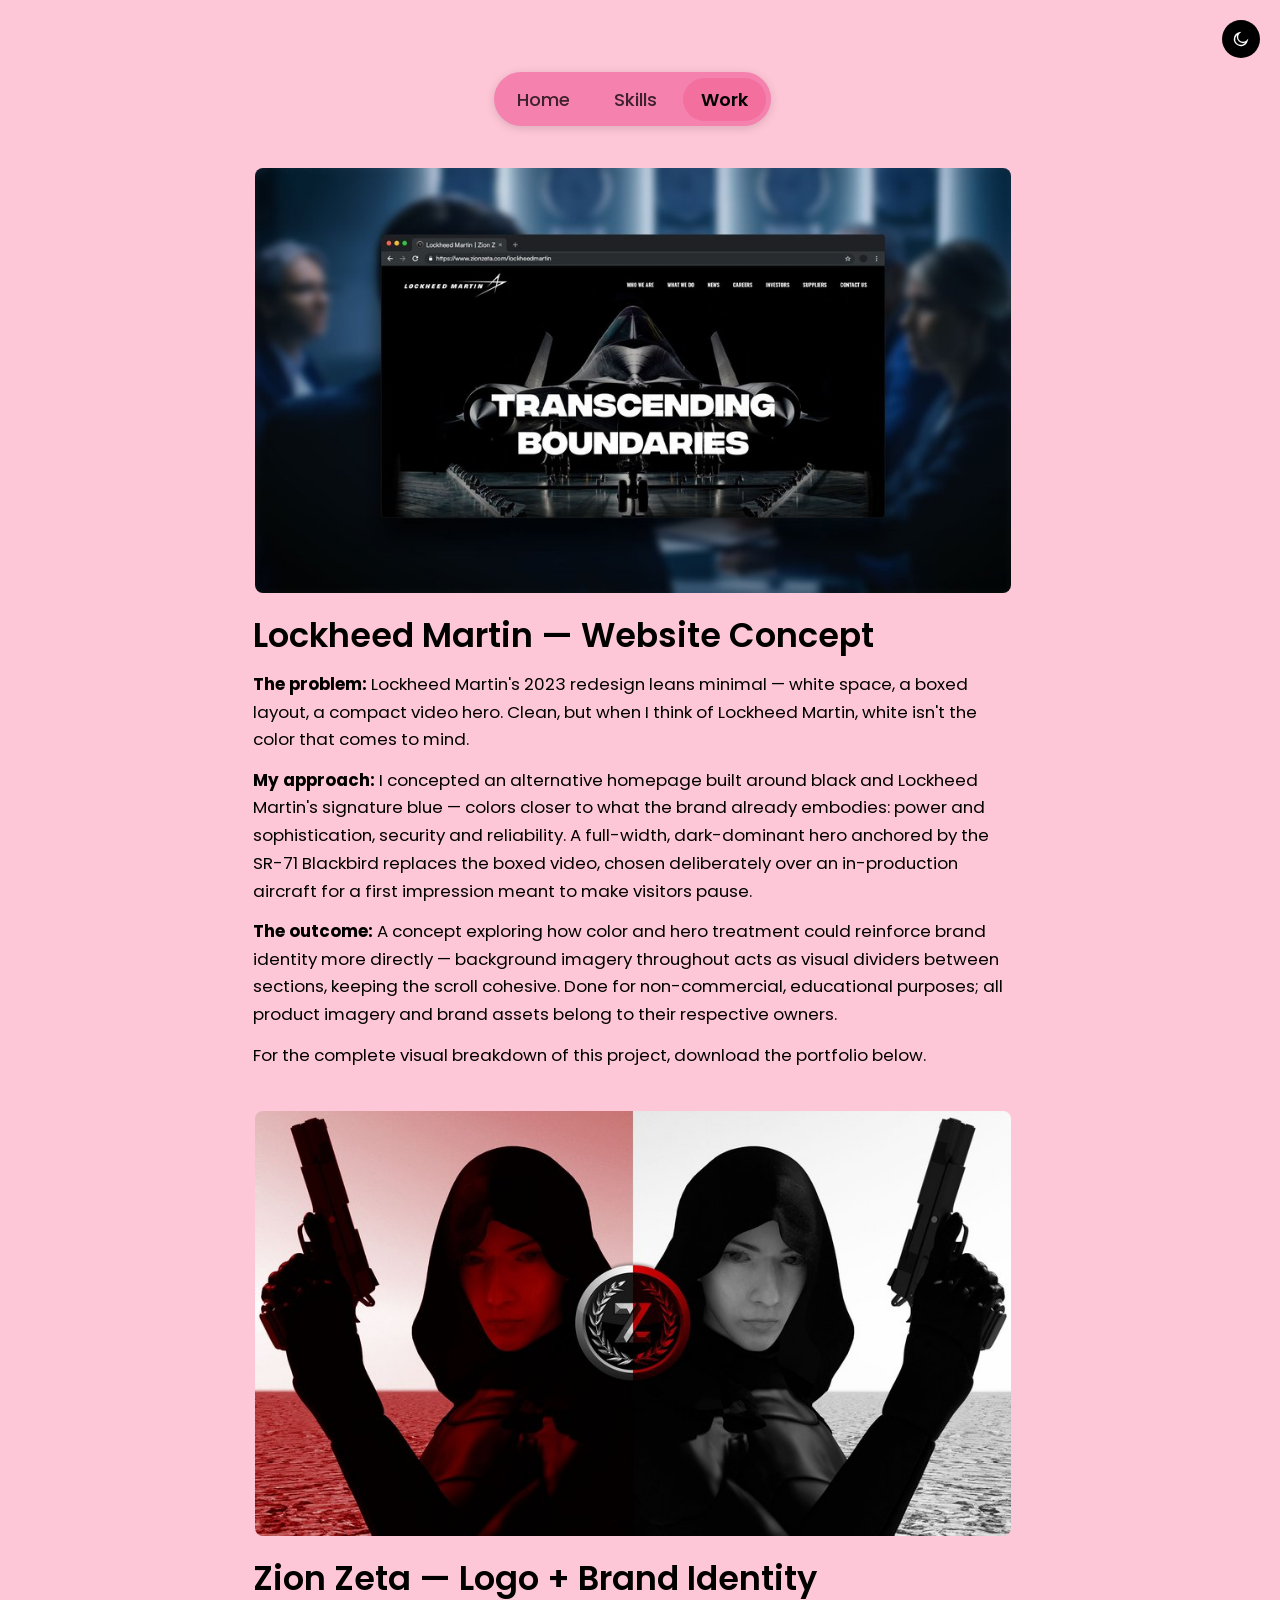
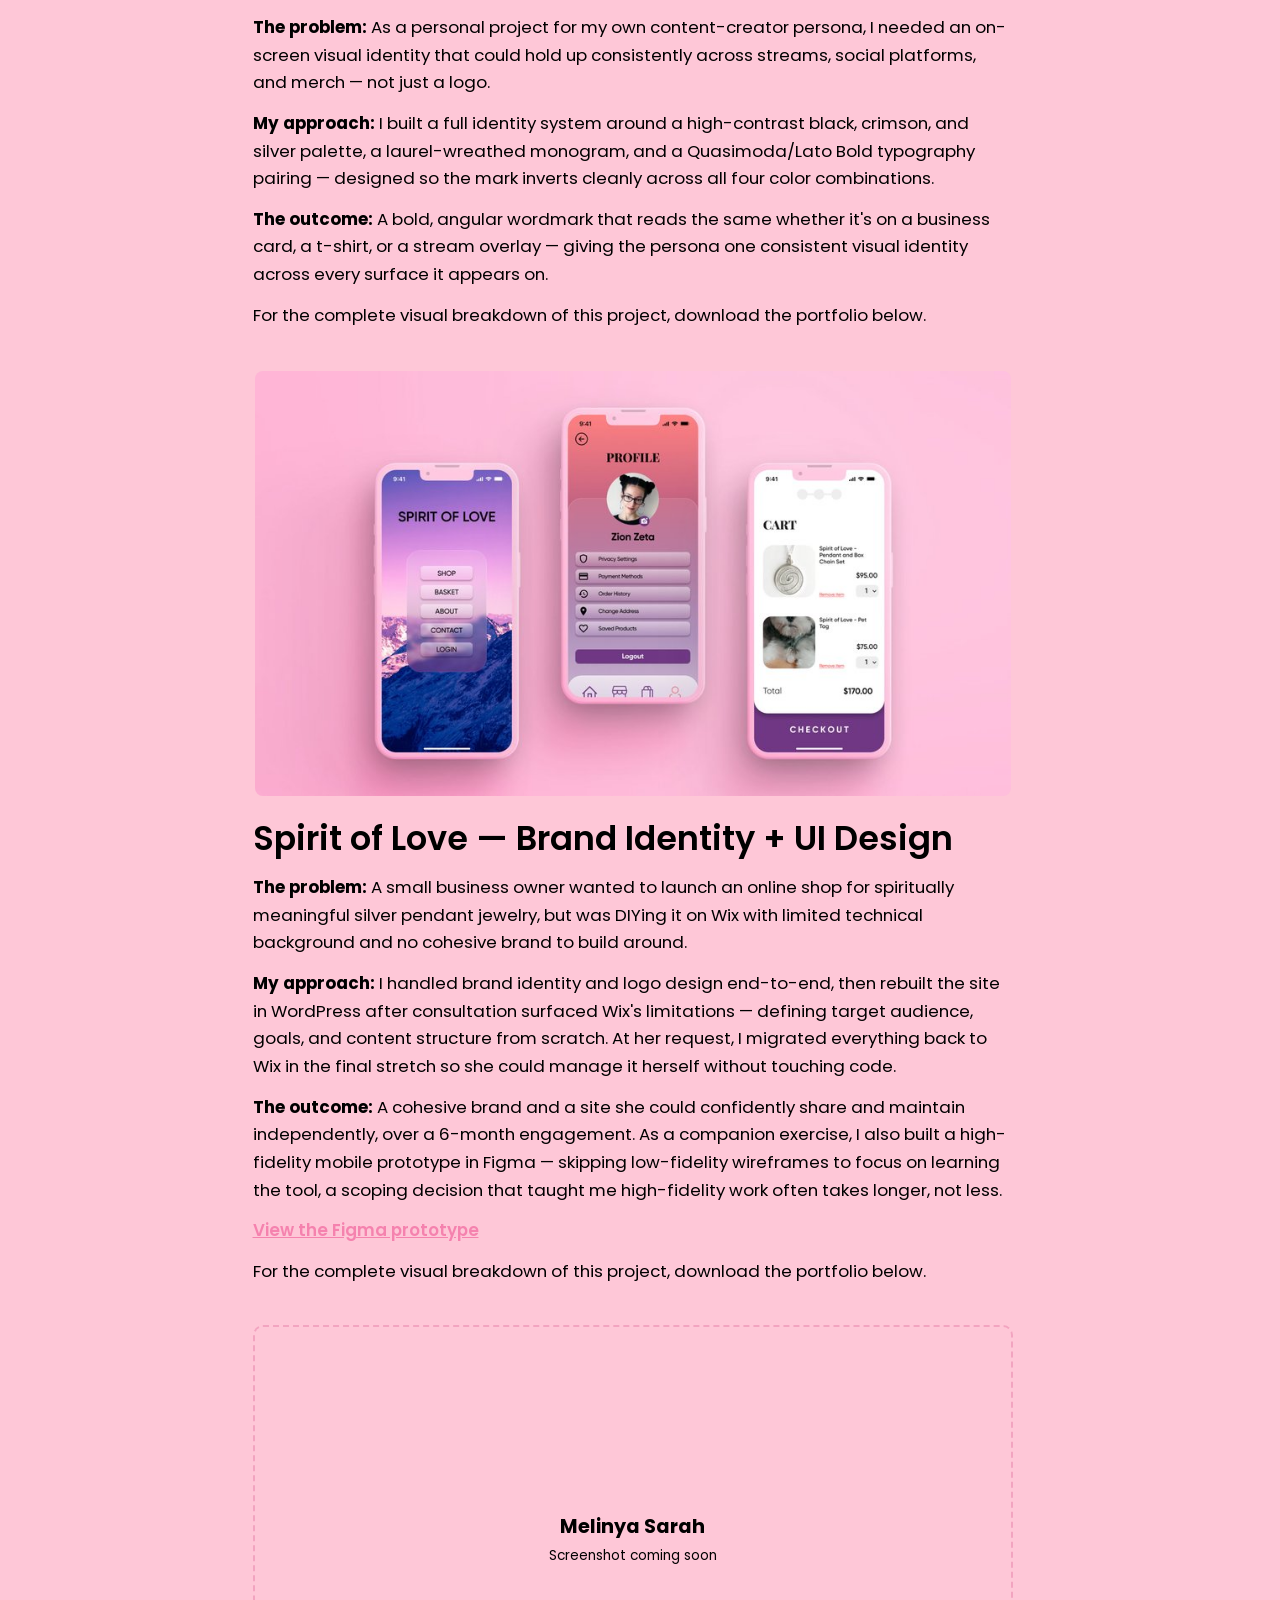
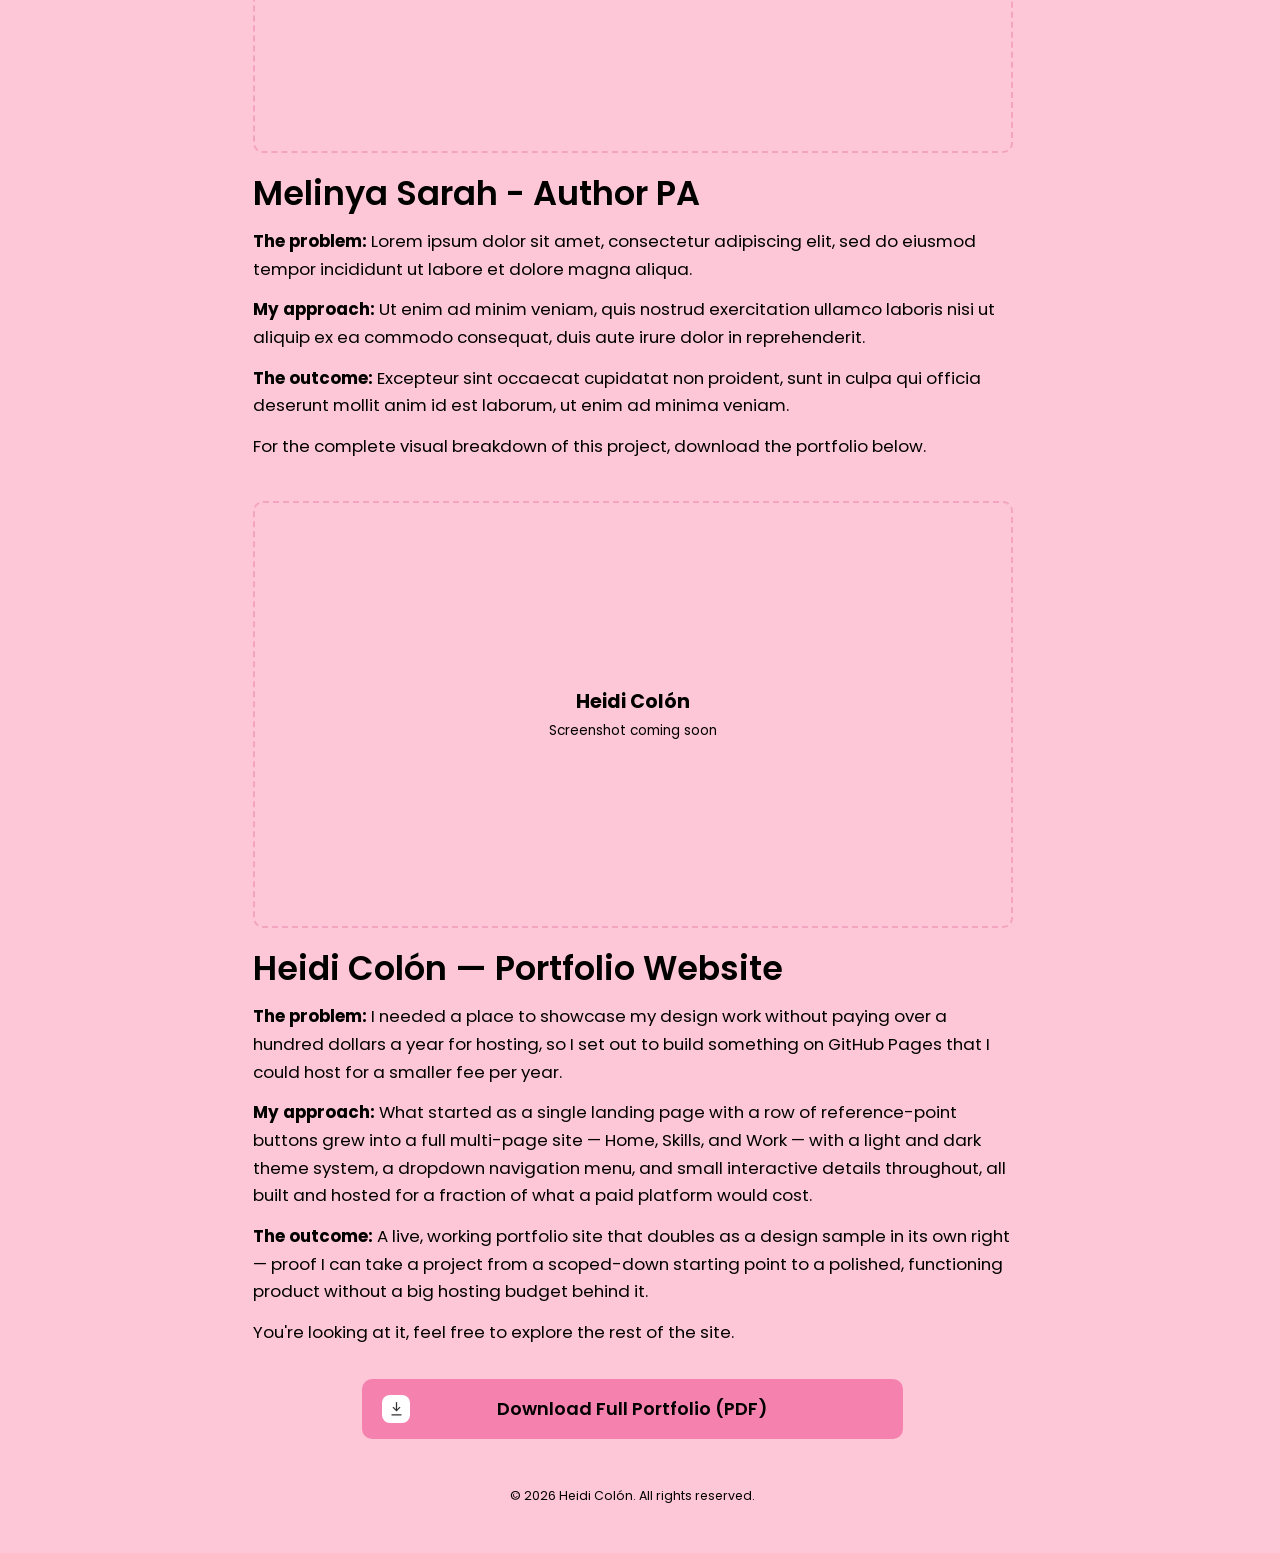
<file: work.html>
<!DOCTYPE html>
<html lang="en">
<head>
<meta charset="UTF-8">
<meta name="viewport" content="width=device-width, initial-scale=1.0">
<title>Heidi Colón — Work</title>
<link rel="preconnect" href="https://fonts.googleapis.com">
<link rel="preconnect" href="https://fonts.gstatic.com" crossorigin>
<link href="https://fonts.googleapis.com/css2?family=Poppins:wght@400;500;600;700&display=swap" rel="stylesheet">
<link rel="stylesheet" href="style.css">
</head>
<body>

<button class="theme-toggle" id="themeToggle" aria-label="Toggle light and dark mode">
  <svg class="icon-sun" viewBox="0 0 24 24" fill="none" stroke="currentColor" stroke-width="1.8"><circle cx="12" cy="12" r="4.5"/><path d="M12 2.5v2M12 19.5v2M4.2 4.2l1.4 1.4M18.4 18.4l1.4 1.4M2.5 12h2M19.5 12h2M4.2 19.8l1.4-1.4M18.4 5.6l1.4-1.4"/></svg>
  <svg class="icon-moon" viewBox="0 0 24 24" fill="none" stroke="currentColor" stroke-width="1.8"><path d="M20 14.5A8.5 8.5 0 1 1 9.5 4a6.8 6.8 0 0 0 10.5 10.5z"/></svg>
</button>

<main class="page">
  <nav class="site-nav">
    <button class="nav-toggle" id="navToggle" aria-label="Toggle menu" aria-expanded="false">
      <svg class="icon-menu" viewBox="0 0 24 24" fill="none" stroke="currentColor" stroke-width="2"><line x1="3" y1="6" x2="21" y2="6"/><line x1="3" y1="12" x2="21" y2="12"/><line x1="3" y1="18" x2="21" y2="18"/></svg>
      <svg class="icon-close" viewBox="0 0 24 24" fill="none" stroke="currentColor" stroke-width="2"><line x1="6" y1="6" x2="18" y2="18"/><line x1="6" y1="18" x2="18" y2="6"/></svg>
    </button>
    <div class="nav-links" id="navLinks">
      <a href="index.html" class="nav-link">Home</a>
      <a href="skills.html" class="nav-link">Skills</a>
      <a href="work.html" class="nav-link active">Work</a>
    </div>
  </nav>

  <div class="work-section work-dark">
    <h2 class="skill-group-title">Brands I Previously Worked With:</h2>
    <p class="brand-subtitle">Partnerships, sponsorships, and charity streams.</p>
    <div class="brand-grid">
      <img src="images/brands/01-warframe.jpg" width="730" height="330" alt="Warframe logo over character artwork">
      <img src="images/brands/02-qtcc.jpg" width="729" height="327" alt="Quest to Conquer Cancer, presented by AMD, with The Princess Margaret Cancer Foundation">
      <img src="images/brands/03-oodie.jpg" width="730" height="330" alt="The Oodie logo over models wearing wearable hoodie blankets">
      <img src="images/brands/04-g4g.jpg" width="729" height="327" alt="Gamers Outreach logo, Helping Others Level Up">
      <img src="images/brands/05-thefirstdescendant.jpg" width="730" height="330" alt="The First Descendant logo over character artwork">
      <img src="images/brands/06-epicgames.jpg" width="729" height="327" alt="Epic Games partner code ZIONZETA">
      <img src="images/brands/07-bungie.jpg" width="730" height="330" alt="Bungie logo over Destiny character artwork">
    </div>

    <div class="glitch-divider" aria-hidden="true"></div>
    <h2 class="skill-group-title section-title">On Stream</h2>

    <h3 class="clip-title">Quest to Conquer Cancer</h3>
    <p class="brand-subtitle">Warframe charity stream supporting The Princess Margaret Cancer Foundation, October 2021. I was raided by Warframe's official channel and was joined by Digital Extremes' [DE]Zach for the first hour. We raised a total of $1,200 thanks to my Twitch community.</p>
    <div class="video-grid">
      <figure class="video-tile">
        <video controls preload="none" playsinline width="1280" height="720" poster="videos/warframe/01-qtcc.jpg">
          <source src="videos/warframe/01-qtcc.mp4" type="video/mp4">
          Your browser doesn't support embedded video.
        </video>
      </figure>
    </div>

    <h3 class="clip-title">Gamers For Giving</h3>
    <p class="brand-subtitle">Standalone charity stream supporting Gamers Outreach, March 2022. We raised a total of $500 thanks to my Twitch community.</p>
    <div class="video-grid">
      <figure class="video-tile">
        <video controls preload="none" playsinline width="1280" height="720" poster="videos/misc/01-gfg2022.jpg">
          <source src="videos/misc/01-gfg2022.mp4" type="video/mp4">
          Your browser doesn't support embedded video.
        </video>
      </figure>
    </div>

    <h3 class="clip-title">Featured by Bungie</h3>
    <p class="brand-subtitle">Clip featured in Bungie's Destiny 2 Trials of Osiris map-voting email, November 2022. Cauldron won the vote. <a href="https://www.bungie.net/7/en/News/article/51936" target="_blank" rel="noopener">Read Bungie's announcement</a>.</p>
    <div class="video-grid">
      <figure class="video-tile">
        <video controls preload="none" playsinline width="1280" height="720" poster="videos/bungie/01-cauldron-map.jpg">
          <source src="videos/bungie/01-cauldron-map.mp4" type="video/mp4">
          Your browser doesn't support embedded video.
        </video>
      </figure>
    </div>
  </div>

  <div class="work-section work-light">

    <div class="work-item">
      <img class="work-thumb" src="lockheed.jpg" alt="Lockheed Martin homepage concept shown in a browser mockup, dark hero section featuring the SR-71 Blackbird">
      <h2 class="work-title">Lockheed Martin — Website Concept</h2>
      <p class="work-copy"><strong>The problem:</strong> Lockheed Martin's 2023 redesign leans minimal — white space, a boxed layout, a compact video hero. Clean, but when I think of Lockheed Martin, white isn't the color that comes to mind.</p>
      <p class="work-copy"><strong>My approach:</strong> I concepted an alternative homepage built around black and Lockheed Martin's signature blue — colors closer to what the brand already embodies: power and sophistication, security and reliability. A full-width, dark-dominant hero anchored by the SR-71 Blackbird replaces the boxed video, chosen deliberately over an in-production aircraft for a first impression meant to make visitors pause.</p>
      <p class="work-copy"><strong>The outcome:</strong> A concept exploring how color and hero treatment could reinforce brand identity more directly — background imagery throughout acts as visual dividers between sections, keeping the scroll cohesive. Done for non-commercial, educational purposes; all product imagery and brand assets belong to their respective owners.</p>
      <p class="work-copy">For the complete visual breakdown of this project, download the portfolio below.</p>
    </div>

    <div class="work-item">
      <img class="work-thumb" src="zionzeta.jpg" alt="Zion Zeta brand identity, split red and monochrome portrait with the logo mark centered">
      <h2 class="work-title">Zion Zeta — Logo + Brand Identity</h2>
      <p class="work-copy"><strong>The problem:</strong> As a personal project for my own content-creator persona, I needed an on-screen visual identity that could hold up consistently across streams, social platforms, and merch — not just a logo.</p>
      <p class="work-copy"><strong>My approach:</strong> I built a full identity system around a high-contrast black, crimson, and silver palette, a laurel-wreathed monogram, and a Quasimoda/Lato Bold typography pairing — designed so the mark inverts cleanly across all four color combinations.</p>
      <p class="work-copy"><strong>The outcome:</strong> A bold, angular wordmark that reads the same whether it's on a business card, a t-shirt, or a stream overlay — giving the persona one consistent visual identity across every surface it appears on.</p>
      <p class="work-copy">For the complete visual breakdown of this project, download the portfolio below.</p>
    </div>

    <div class="work-item">
      <img class="work-thumb" src="spiritoflove.jpg" alt="Spirit of Love mobile app UI shown across three phone mockups on a pink background">
      <h2 class="work-title">Spirit of Love — Brand Identity + UI Design</h2>
      <p class="work-copy"><strong>The problem:</strong> A small business owner wanted to launch an online shop for spiritually meaningful silver pendant jewelry, but was DIYing it on Wix with limited technical background and no cohesive brand to build around.</p>
      <p class="work-copy"><strong>My approach:</strong> I handled brand identity and logo design end-to-end, then rebuilt the site in WordPress after consultation surfaced Wix's limitations — defining target audience, goals, and content structure from scratch. At her request, I migrated everything back to Wix in the final stretch so she could manage it herself without touching code.</p>
      <p class="work-copy"><strong>The outcome:</strong> A cohesive brand and a site she could confidently share and maintain independently, over a 6-month engagement. As a companion exercise, I also built a high-fidelity mobile prototype in Figma — skipping low-fidelity wireframes to focus on learning the tool, a scoping decision that taught me high-fidelity work often takes longer, not less.</p>
      <p class="work-copy"><a href="https://www.figma.com/proto/nKdKC7YS2yw4PaTmCaYJRx/Spirit-of-Love-UI?kind=proto&node-id=112-3&page-id=0%3A1&scaling=scale-down&starting-point-node-id=112%3A3" target="_blank" rel="noopener">View the Figma prototype</a></p>
      <p class="work-copy">For the complete visual breakdown of this project, download the portfolio below.</p>
    </div>

    <div class="work-item">
      <div class="work-thumb work-thumb-placeholder" role="img" aria-label="Placeholder for a screenshot of this project">
        <strong>Melinya Sarah</strong>
        <span>Screenshot coming soon</span>
      </div>
      <h2 class="work-title">Melinya Sarah - Author PA</h2>
      <p class="work-copy"><strong>The problem:</strong> Lorem ipsum dolor sit amet, consectetur adipiscing elit, sed do eiusmod tempor incididunt ut labore et dolore magna aliqua.</p>
      <p class="work-copy"><strong>My approach:</strong> Ut enim ad minim veniam, quis nostrud exercitation ullamco laboris nisi ut aliquip ex ea commodo consequat, duis aute irure dolor in reprehenderit.</p>
      <p class="work-copy"><strong>The outcome:</strong> Excepteur sint occaecat cupidatat non proident, sunt in culpa qui officia deserunt mollit anim id est laborum, ut enim ad minima veniam.</p>
      <p class="work-copy">For the complete visual breakdown of this project, download the portfolio below.</p>
    </div>

    <div class="work-item">
      <div class="work-thumb work-thumb-placeholder" role="img" aria-label="Placeholder for a screenshot of this portfolio website">
        <strong>Heidi Colón</strong>
        <span>Screenshot coming soon</span>
      </div>
      <h2 class="work-title">Heidi Colón — Portfolio Website</h2>
      <p class="work-copy"><strong>The problem:</strong> I needed a place to showcase my design work without paying over a hundred dollars a year for hosting, so I set out to build something on GitHub Pages that I could host for a smaller fee per year.</p>
      <p class="work-copy"><strong>My approach:</strong> What started as a single landing page with a row of reference-point buttons grew into a full multi-page site — Home, Skills, and Work — with a light and dark theme system, a dropdown navigation menu, and small interactive details throughout, all built and hosted for a fraction of what a paid platform would cost.</p>
      <p class="work-copy"><strong>The outcome:</strong> A live, working portfolio site that doubles as a design sample in its own right — proof I can take a project from a scoped-down starting point to a polished, functioning product without a big hosting budget behind it.</p>
      <p class="work-copy">You're looking at it, feel free to explore the rest of the site.</p>
    </div>

  </div>

  <div class="links links-light">
    <a class="link-block" href="Heidi_Portfolio.pdf" download>
      <span class="icon-badge"><svg viewBox="0 0 24 24" fill="none" stroke="currentColor" stroke-width="1.8"><path d="M12 3v12"/><path d="M7 10l5 5 5-5"/><path d="M5 21h14"/></svg></span>
      <span class="label">Download Full Portfolio (PDF)</span>
    </a>
  </div>

  <footer>&copy; 2026 Heidi Colón. All rights reserved.</footer>
</main>

<script src="script.js"></script>
</body>
</html>
</file>
<file: style.css>
:root {
  --bg: #fec7d7;
  --surface: #f582ae;
  --surface-hover: #f36f9e;
  --accent: #c9436c;
  --icon-bg: #f582ae;
  --button-text: #000000;
  --text: #000000;
  --muted: #000000;
  --border: #f2a4c0;
}

:root[data-theme="dark"] {
  --bg: #1c1c1c;
  --surface: #ccff00;
  --surface-hover: #a3cc00;
  --accent: #ccff00;
  --icon-bg: #ccff00;
  --button-text: #000000;
  --text: #ffffff;
  --muted: #8b94a3;
  --border: #2a3340;
}

* { box-sizing: border-box; }

html {
  overflow-y: scroll;
  scrollbar-gutter: stable;
}

body {
  margin: 0;
  min-height: 100vh;
  background: var(--bg);
  color: var(--text);
  font-family: 'Poppins', sans-serif;
  display: flex;
  align-items: flex-start;
  justify-content: center;
  padding: 4.5rem 1.5rem 3rem;
  transition: background 0.2s, color 0.2s;
}

@media (prefers-reduced-motion: reduce) {
  * { animation: none !important; transition: none !important; }
}

.page {
  width: 100%;
  max-width: 26rem;
  display: flex;
  flex-direction: column;
  align-items: center;
  text-align: center;
}

.site-nav {
  display: flex;
  justify-content: center;
  margin-bottom: 2.5rem;
  position: sticky;
  top: 1rem;
  z-index: 50;
}

.nav-links {
  display: inline-flex;
  gap: 0.55rem;
  background: var(--surface);
  padding: 0.35rem;
  border-radius: 999px;
  box-shadow: 0 2px 10px rgba(0, 0, 0, 0.15);
}

:root[data-theme="dark"] .nav-links {
  box-shadow: 0 2px 10px rgba(0, 0, 0, 0.35);
}

.nav-toggle {
  display: none;
  width: 42px;
  height: 42px;
  border-radius: 50%;
  border: none;
  background: var(--surface);
  color: var(--button-text);
  align-items: center;
  justify-content: center;
  cursor: pointer;
  box-shadow: 0 2px 10px rgba(0, 0, 0, 0.15);
}

:root[data-theme="dark"] .nav-toggle {
  box-shadow: 0 2px 10px rgba(0, 0, 0, 0.35);
}

.nav-toggle svg { width: 20px; height: 20px; }

.nav-toggle .icon-close { display: none; }
.nav-toggle.open .icon-menu { display: none; }
.nav-toggle.open .icon-close { display: block; }

@media (max-width: 480px) {
  .nav-toggle {
    display: flex;
  }

  .nav-links {
    display: none;
    position: absolute;
    top: calc(100% + 0.5rem);
    left: 50%;
    transform: translateX(-50%);
    flex-direction: column;
    min-width: 200px;
    padding: 0.6rem;
    border-radius: 14px;
  }

  .nav-links.open {
    display: flex;
  }

  .nav-link {
    text-align: center;
    border-radius: 10px;
  }

  .nav-link:hover,
  .nav-link:focus-visible,
  .nav-link.active:hover {
    transform: none;
  }
}

.nav-link {
  color: var(--button-text);
  text-decoration: none;
  font-size: 1.125rem;
  font-weight: 500;
  opacity: 0.75;
  padding: 0.5rem 1.1rem;
  border-radius: 999px;
  transition: opacity 0.15s, transform 0.15s, background 0.15s, color 0.15s;
}

.nav-link:hover,
.nav-link:focus-visible {
  opacity: 1;
  background: var(--surface-hover);
  color: var(--button-text);
  transform: scale(1.05);
}

.nav-link.active {
  opacity: 1;
  font-weight: 600;
  background: var(--surface-hover);
  color: var(--button-text);
}

.nav-link.active:hover {
  transform: scale(1.05);
}

.avatar {
  width: 500px;
  max-width: 80vw;
  aspect-ratio: 1 / 1;
  border-radius: 50%;
  display: flex;
  align-items: center;
  justify-content: center;
  position: relative;
  margin-bottom: 1.75rem;
  overflow: hidden;
}

.avatar-photo {
  width: 100%;
  height: 100%;
  object-fit: cover;
  border-radius: 50%;
  display: block;
}

:root[data-theme="dark"] .avatar-photo {
  display: none;
}

.avatar-photo-dark {
  width: 100%;
  height: 100%;
  object-fit: cover;
  border-radius: 50%;
  display: none;
}

:root[data-theme="dark"] .avatar-photo-dark {
  display: block;
}

.avatar::before {
  content: "";
  position: absolute;
  inset: -8px;
  border-radius: 50%;
  border: 1px solid var(--border);
  animation: sweep 1.4s ease-out;
}

@keyframes sweep {
  from { clip-path: inset(0 100% 0 0); opacity: 0; }
  to { clip-path: inset(0 0 0 0); opacity: 1; }
}

.avatar span {
  font-family: 'Poppins', sans-serif;
  font-size: clamp(4.5rem, 22vw, 11rem);
  font-weight: 600;
  color: var(--icon-bg);
}

h1 {
  font-family: 'Poppins', sans-serif;
  font-size: 2.1rem;
  font-weight: 700;
  letter-spacing: -0.01em;
  margin: 0 0 0.6rem;
}

:root[data-theme="dark"] .avatar.glitch-ring::after {
  content: "";
  position: absolute;
  inset: 0;
  border-radius: 50%;
  background-image: url('zionzeta-avatar.jpg');
  background-size: cover;
  background-position: center;
  opacity: 0;
  pointer-events: none;
}

:root[data-theme="dark"] .avatar.glitch-ring.is-glitching::after {
  animation: glitch-slice 0.28s steps(1, end);
}

@keyframes glitch-slice {
  0%   { opacity: 1; clip-path: inset(8% 0 68% 0); transform: translateX(-10px); }
  20%  { opacity: 1; clip-path: inset(42% 0 28% 0); transform: translateX(12px); }
  40%  { opacity: 1; clip-path: inset(64% 0 6% 0); transform: translateX(-9px); }
  60%  { opacity: 1; clip-path: inset(4% 0 78% 0); transform: translateX(14px); }
  80%  { opacity: 1; clip-path: inset(48% 0 22% 0); transform: translateX(-6px); }
  100% { opacity: 0; clip-path: inset(0 0 0 0); transform: translateX(0); }
}

:root[data-theme="dark"] .glitch-name.is-glitching .name-dark {
  color: #ccff00;
}

.tagline {
  color: var(--text);
  font-size: 1.125rem;
  line-height: 1.55;
  max-width: 22rem;
  margin: 0 0 1.6rem;
}

.status-pill {
  display: inline-flex;
  align-items: center;
  gap: 0.5rem;
  background: #ffffff;
  color: #000000;
  font-size: 0.85rem;
  font-weight: 500;
  padding: 0.45rem 0.9rem;
  border-radius: 999px;
  margin-bottom: 1.6rem;
}

.status-dot {
  width: 8px;
  height: 8px;
  border-radius: 50%;
  background: #2ee66b;
  box-shadow: 0 0 0 0 rgba(46, 230, 107, 0.6), 0 0 6px 1px rgba(46, 230, 107, 0.8);
  flex-shrink: 0;
  animation: pulse-glow 2s ease-out infinite;
}

@keyframes pulse-glow {
  0% {
    box-shadow: 0 0 0 0 rgba(46, 230, 107, 0.6), 0 0 6px 1px rgba(46, 230, 107, 0.8);
  }
  70% {
    box-shadow: 0 0 0 6px rgba(46, 230, 107, 0), 0 0 6px 1px rgba(46, 230, 107, 0.8);
  }
  100% {
    box-shadow: 0 0 0 0 rgba(46, 230, 107, 0), 0 0 6px 1px rgba(46, 230, 107, 0.8);
  }
}

.about-copy {
  text-align: left;
  color: var(--text);
  font-size: 1.05rem;
  line-height: 1.7;
  width: min(760px, calc(100vw - 2.5rem));
  margin: 0 0 2rem;
}

.about-copy p { margin: 0 0 1rem; }
.about-copy p:last-child { margin-bottom: 0; }

.skills-section {
  text-align: left;
  width: min(760px, calc(100vw - 2.5rem));
  margin: 0 0 2rem;
}

.skill-group {
  margin-bottom: 1.35rem;
}

.skill-group:last-child {
  margin-bottom: 0;
}

.skill-group-title {
  font-family: 'Poppins', sans-serif;
  font-size: 2.1rem;
  font-weight: 600;
  color: var(--surface-hover);
  margin: 0 0 0.4rem;
}

.skill-group-items {
  color: var(--text);
  font-size: 1.05rem;
  line-height: 1.6;
  margin: 0;
}

.work-section {
  width: min(760px, calc(100vw - 2.5rem));
  text-align: left;
  margin: 0 0 2rem;
}

.work-item {
  margin-bottom: 2.5rem;
}

.work-item:last-child {
  margin-bottom: 0;
}

.work-thumb {
  width: 100%;
  border-radius: 10px;
  display: block;
  margin-bottom: 1rem;
  cursor: pointer;
  border: 2px solid transparent;
  transition: transform 0.2s ease, box-shadow 0.2s ease, border-color 0.2s ease;
}

.work-thumb:hover,
.work-thumb:focus-visible {
  transform: translateY(-6px);
  border-color: var(--surface-hover);
}

.work-thumb-placeholder {
  aspect-ratio: 900 / 506;
  display: flex;
  flex-direction: column;
  align-items: center;
  justify-content: center;
  gap: 0.35rem;
  background: var(--bg);
  border: 2px dashed var(--border);
  text-align: center;
  padding: 1rem;
}

.work-thumb-placeholder:hover,
.work-thumb-placeholder:focus-visible {
  border-style: dashed;
  border-color: var(--surface-hover);
}

.work-thumb-placeholder strong {
  font-family: 'Poppins', sans-serif;
  font-size: 1.2rem;
  color: var(--text);
}

.work-thumb-placeholder span {
  font-size: 0.85rem;
  color: var(--muted);
}

.work-title {
  font-family: 'Poppins', sans-serif;
  font-size: 2.1rem;
  font-weight: 600;
  color: var(--text);
  margin: 0 0 0.6rem;
}

.work-copy {
  color: var(--text);
  font-size: 1.05rem;
  line-height: 1.65;
  margin: 0 0 0.8rem;
}

.work-copy:last-child {
  margin-bottom: 0;
}

.work-copy a {
  color: var(--icon-bg);
  font-weight: 600;
}

.work-copy a:hover,
.work-copy a:focus-visible {
  color: var(--surface-hover);
}

.links {
  width: 130%;
  max-width: calc(100vw - 2.5rem);
  display: flex;
  flex-direction: column;
  gap: 0.7rem;
}

.link-block {
  display: grid;
  grid-template-columns: 28px 1fr 28px;
  align-items: center;
  column-gap: 0.65rem;
  width: 100%;
  background: var(--surface);
  border-radius: 10px;
  color: var(--button-text);
  text-decoration: none;
  padding: 1rem 1.25rem;
  font-size: 1.125rem;
  font-weight: 500;
  transition: background 0.15s, transform 0.1s;
}

.icon-badge {
  width: 28px;
  height: 28px;
  background: #ffffff;
  border-radius: 8px;
  display: flex;
  align-items: center;
  justify-content: center;
  flex-shrink: 0;
}

:root[data-theme="dark"] .icon-badge {
  background: #000000;
}

.icon-badge img {
  width: 17px;
  height: 17px;
  display: block;
}

:root[data-theme="dark"] .icon-badge img {
  filter: invert(1);
}

.icon-badge svg {
  width: 17px;
  height: 17px;
  color: #333333;
}

:root[data-theme="dark"] .icon-badge svg {
  color: #ffffff;
}

.link-block:hover,
.link-block:focus-visible {
  background: var(--surface-hover);
  transform: scale(1.05);
  position: relative;
  z-index: 10;
}

.link-block:active { transform: scale(0.99); }

.link-block .label {
  display: block;
  text-align: center;
  font-weight: 600;
}

footer {
  margin-top: 3rem;
  color: #000000;
  font-size: 0.78rem;
}

:root[data-theme="dark"] footer {
  color: #ffffff;
}

.theme-toggle {
  position: fixed;
  top: 1.25rem;
  right: 1.25rem;
  width: 38px;
  height: 38px;
  border-radius: 50%;
  border: none;
  background: #000000;
  color: #ffffff;
  display: flex;
  align-items: center;
  justify-content: center;
  cursor: pointer;
}

:root[data-theme="dark"] .theme-toggle {
  background: #ffffff;
  color: #000000;
}

.theme-toggle svg { width: 18px; height: 18px; }

.theme-toggle .icon-sun { display: none; }
:root[data-theme="dark"] .theme-toggle .icon-sun { display: block; }
:root[data-theme="dark"] .theme-toggle .icon-moon { display: none; }

.name-dark { display: none; }
:root[data-theme="dark"] .name-light { display: none; }
:root[data-theme="dark"] .name-dark { display: inline; }

.mono-dark { display: none; }
:root[data-theme="dark"] .mono-light { display: none; }
:root[data-theme="dark"] .mono-dark { display: inline; }

.tagline-dark { display: none; }
:root[data-theme="dark"] .tagline-light { display: none; }
:root[data-theme="dark"] .tagline-dark { display: inline; }

.work-dark { display: none; }
:root[data-theme="dark"] .work-light { display: none; }
:root[data-theme="dark"] .work-dark { display: block; }

.work-dark .skill-group-title {
  margin-bottom: 0.4rem;
  text-align: center;
  color: var(--surface);
}

.brand-subtitle {
  text-align: center;
  color: var(--text);
  font-size: 1.05rem;
  line-height: 1.6;
  margin: 0 0 1.25rem;
}

.brand-grid {
  display: grid;
  grid-template-columns: repeat(2, 1fr);
  gap: 1rem;
}

.brand-grid img {
  width: 100%;
  height: auto;
  display: block;
  border-radius: 10px;
  border: 2px solid transparent;
  cursor: default;
  transition: transform 0.2s ease, border-color 0.2s ease;
}

.brand-grid img:hover {
  transform: translateY(-6px);
  border-color: var(--surface);
}

.brand-grid img:last-child:nth-child(odd) {
  grid-column: 1 / -1;
  justify-self: center;
  width: calc(50% - 0.5rem);
}

@media (max-width: 480px) {
  .brand-grid {
    grid-template-columns: 1fr;
  }

  .brand-grid img:last-child:nth-child(odd) {
    width: 100%;
  }
}

.brand-subtitle a {
  color: var(--surface);
  font-weight: 600;
}

.brand-subtitle a:hover,
.brand-subtitle a:focus-visible {
  color: var(--surface-hover);
}

.work-dark .featured-title {
  margin-top: 3.5rem;
}

.video-grid {
  display: grid;
  grid-template-columns: repeat(2, 1fr);
  gap: 1rem;
}

.video-tile {
  margin: 0;
}

.video-tile video {
  width: 100%;
  height: auto;
  display: block;
  border-radius: 10px;
  background: #000000;
  background-clip: padding-box;
  border: 2px solid transparent;
  transition: transform 0.2s ease, border-color 0.2s ease;
}

.video-tile video:hover,
.video-tile video:focus-visible {
  transform: translateY(-6px);
  border-color: var(--surface);
}

.video-tile figcaption {
  margin-top: 0.5rem;
  text-align: center;
  color: var(--text);
  font-size: 0.9rem;
  line-height: 1.4;
}

.video-grid .video-tile:last-child:nth-child(odd) {
  grid-column: 1 / -1;
}

@media (max-width: 480px) {
  .video-grid {
    grid-template-columns: 1fr;
  }
}

.skills-dark { display: none; }
:root[data-theme="dark"] .skills-light { display: none; }
:root[data-theme="dark"] .skills-dark { display: block; }

.links-dark { display: none; }
:root[data-theme="dark"] .links-light { display: none; }
:root[data-theme="dark"] .links-dark { display: flex; }


/* ---- Glitch divider + video section headings (dark-mode Work page) ---- */
.work-dark .glitch-divider {
  height: 2px;
  margin: 4rem 0 0;
  background: var(--surface);
}

.work-dark .section-title {
  margin-top: 2rem;
}

.work-dark .clip-title {
  font-size: 1.5rem;
  font-weight: 600;
  text-align: center;
  color: var(--surface);
  margin: 2.5rem 0 0.4rem;
}

/* ---- Dark mode: chartreuse headings on Skills, chartreuse name on Home ---- */
:root[data-theme="dark"] .skills-dark .skill-group-title,
:root[data-theme="dark"] .glitch-name {
  color: var(--surface);
}
</file>
